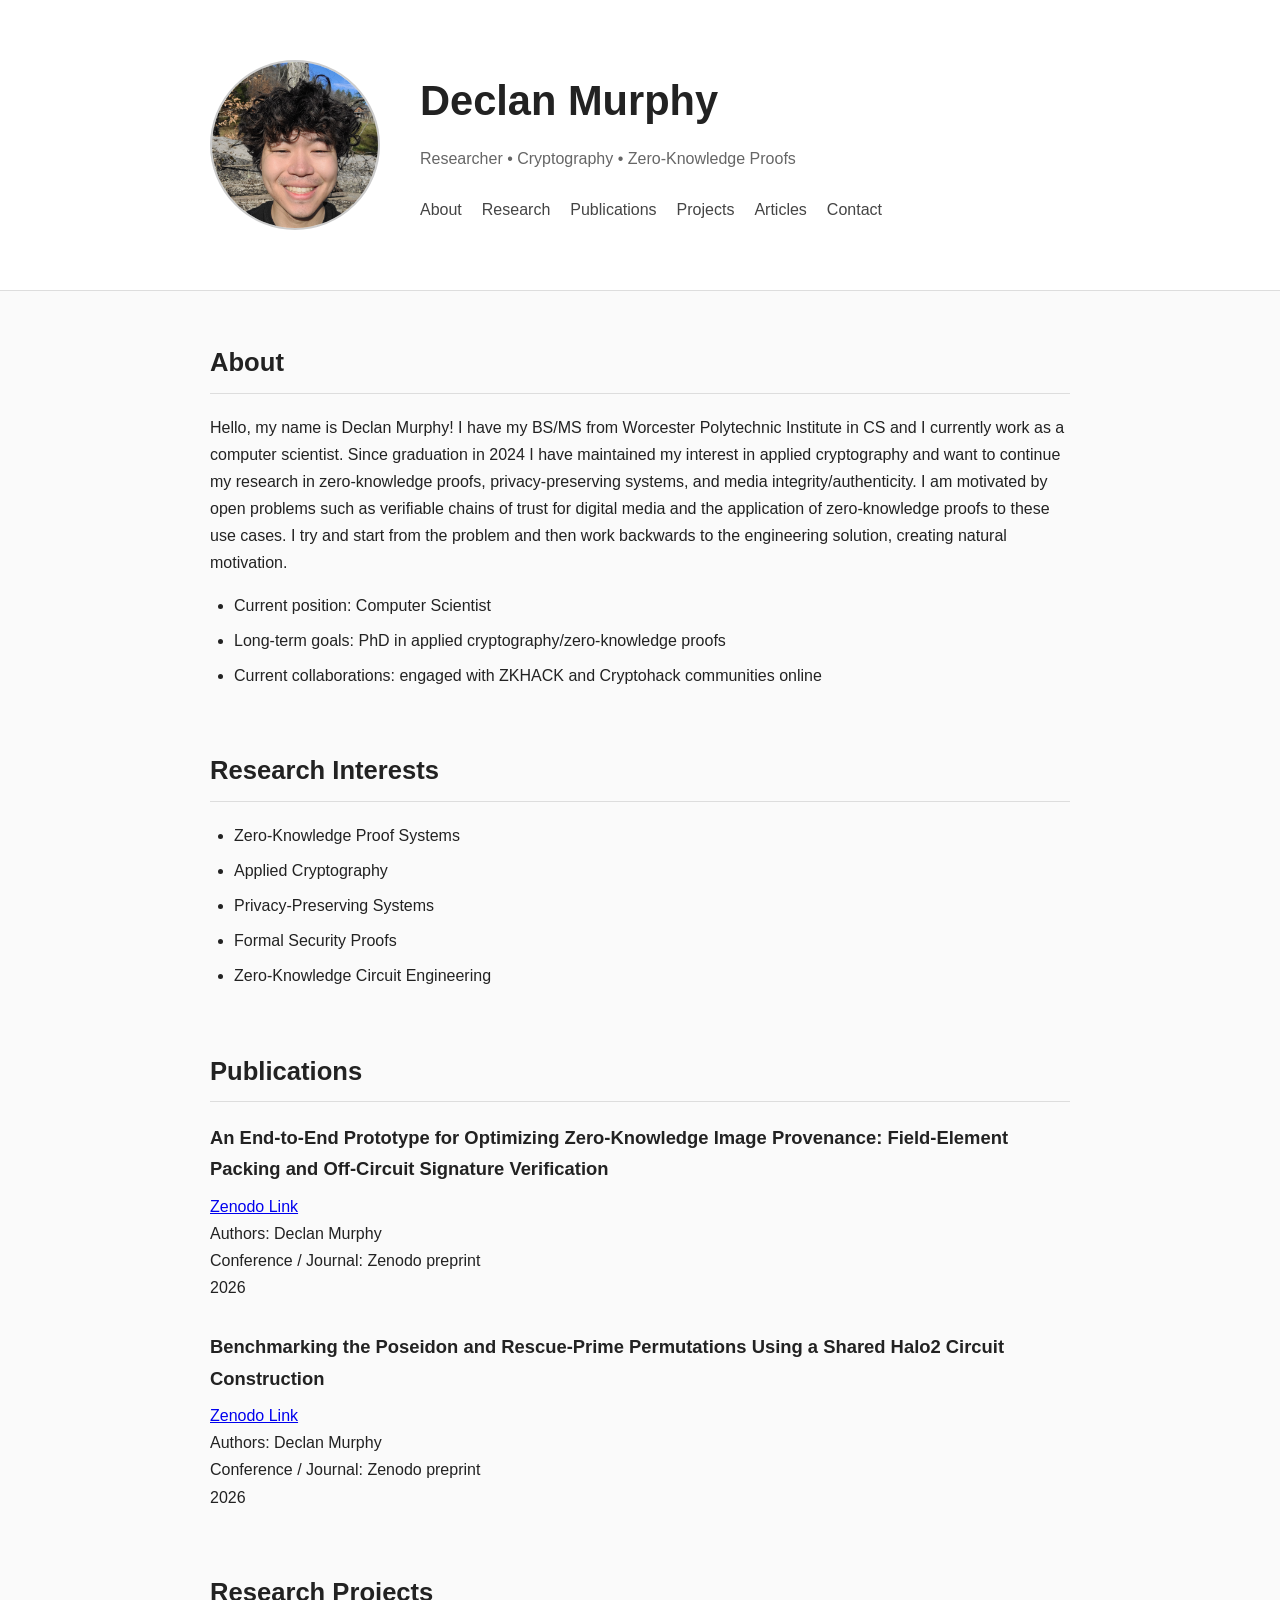
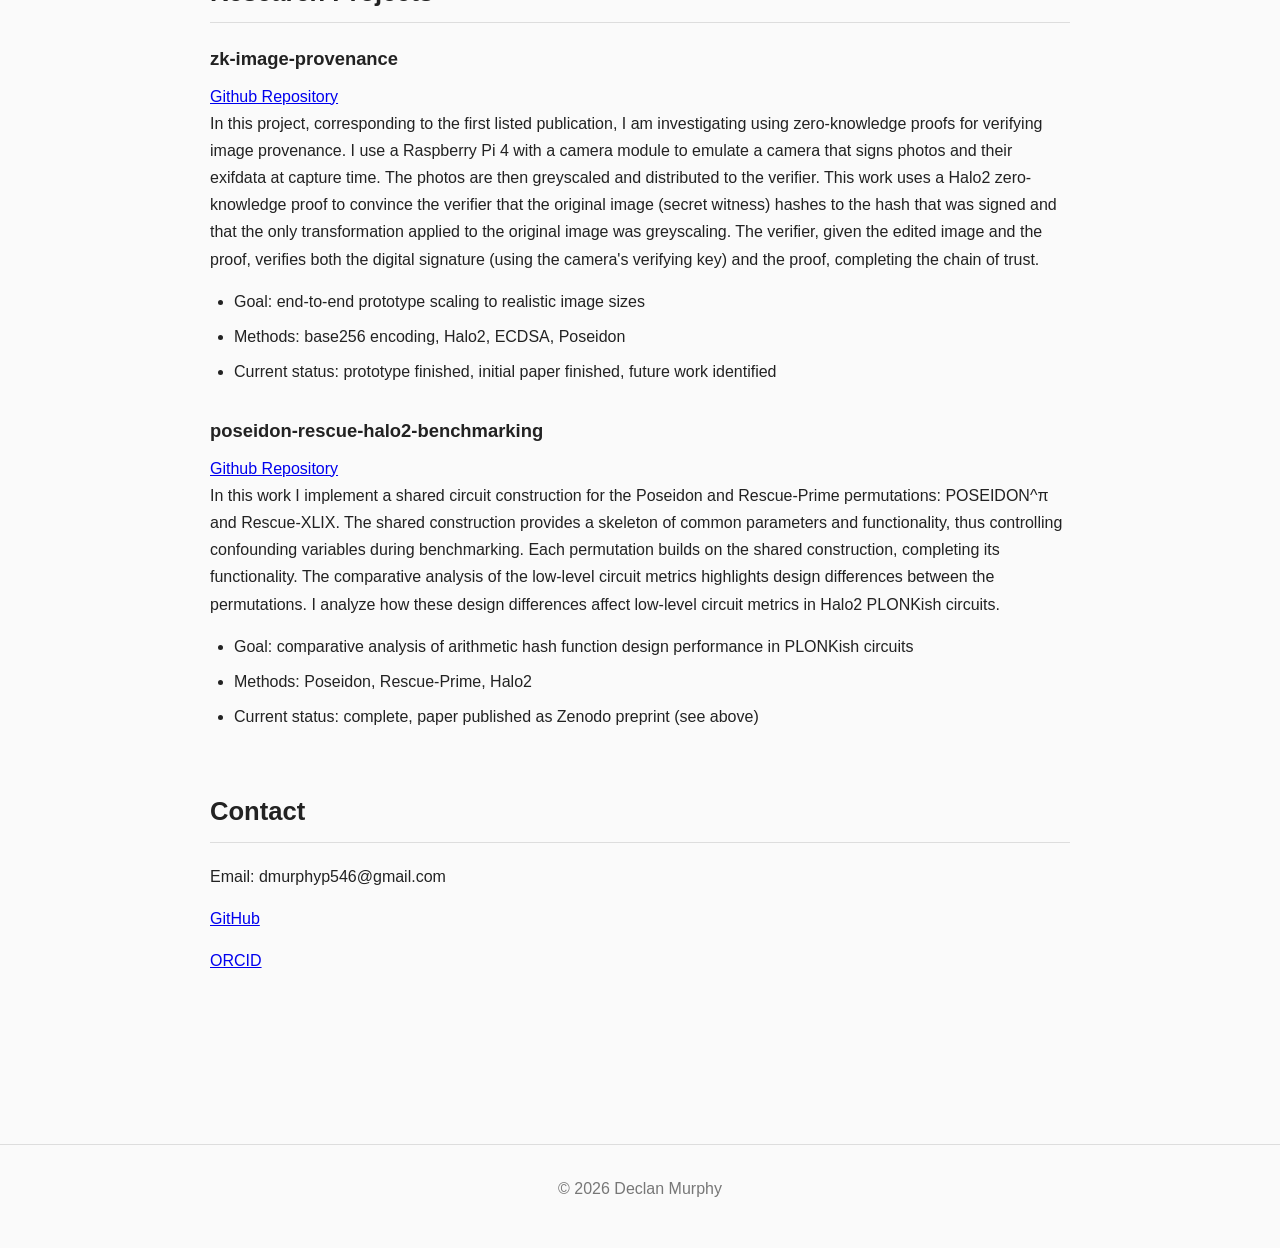
<file: index.html>
<!DOCTYPE html>
<html lang="en">
<head>
    <meta charset="UTF-8">
    <meta name="viewport" content="width=device-width, initial-scale=1.0">
    <title>Declan Murphy | Research Portfolio</title>

    <link rel="stylesheet" href="style.css">
</head>
<body>

<header>
    <div class="profile">
        <div class="photo-placeholder">
            <img src="photo.JPG">
        </div>

        <div>
            <h1>Declan Murphy</h1>
            <p class="subtitle">
                Researcher • Cryptography • Zero-Knowledge Proofs
            </p>

            <nav>
                <a href="#about">About</a>
                <a href="#research">Research</a>
                <a href="#publications">Publications</a>
                <a href="#projects">Projects</a>
                <a href="articles/index.html">Articles</a>
                <a href="#contact">Contact</a>
            </nav>
        </div>
    </div>
</header>

<main>

<section id="about">
    <h2>About</h2>

    <p>
        Hello, my name is Declan Murphy! I have my BS/MS from Worcester Polytechnic 
        Institute in CS and I currently work as a computer scientist. 
        Since graduation in 2024 I have maintained my interest in applied cryptography and want to continue my research in 
        zero-knowledge proofs, privacy-preserving systems, and media integrity/authenticity. 
        I am motivated by open problems such as verifiable chains of trust for digital media and
        the application of zero-knowledge proofs to these use cases. I try and start from the problem and then 
        work backwards to the engineering solution, creating natural motivation.
    </p>

    <ul>
        <li>Current position: Computer Scientist</li>
        <li>Long-term goals: PhD in applied cryptography/zero-knowledge proofs</li>
        <li>Current collaborations: engaged with ZKHACK and Cryptohack communities online</li>
    </ul>
</section>

<section id="research">
    <h2>Research Interests</h2>

    <ul>
        <li>Zero-Knowledge Proof Systems</li>
        <li>Applied Cryptography</li>
        <li>Privacy-Preserving Systems</li>
        <li>Formal Security Proofs</li>
        <li>Zero-Knowledge Circuit Engineering</li>
    </ul>
</section>

<section id="publications">
    <h2>Publications</h2>

    <article>
        <h3>An End-to-End Prototype for Optimizing Zero-Knowledge Image Provenance: Field-Element Packing and Off-Circuit Signature Verification</h3>
        <a href="https://zenodo.org/records/21774628"> Zenodo Link</a>
        <p>
            Authors: Declan Murphy<br>
            Conference / Journal: Zenodo preprint<br>
            2026
        </p>
    </article>

    <article>
        <h3>Benchmarking the Poseidon and Rescue-Prime Permutations Using a Shared Halo2 Circuit Construction</h3>
        <a href="https://zenodo.org/records/18445353"> Zenodo Link</a>
        <p>
            Authors: Declan Murphy<br>
            Conference / Journal: Zenodo preprint<br>
            2026
        </p>
    </article>

</section>

<section id="projects">
    <h2>Research Projects</h2>

    <article>
        <h3>zk-image-provenance</h3>
        <a href="https://github.com/D3cl4n/zk-image-provenance">Github Repository</a>

        <p>
            In this project, corresponding to the first listed publication, I am investigating using zero-knowledge proofs
            for verifying image provenance. I use a Raspberry Pi 4 with a camera module to emulate a camera that signs 
            photos and their exifdata at capture time. The photos are then greyscaled and distributed to the verifier. This work uses a 
            Halo2 zero-knowledge proof to convince the verifier that the original image (secret witness) hashes to the hash that was
            signed and that the only transformation applied to the original image was greyscaling. The verifier, given the edited image and the proof,
            verifies both the digital signature (using the camera's verifying key) and the proof, completing the chain of trust. 
        </p>

        <ul>
            <li>Goal: end-to-end prototype scaling to realistic image sizes</li>
            <li>Methods: base256 encoding, Halo2, ECDSA, Poseidon</li>
            <li>Current status: prototype finished, initial paper finished, future work identified</li>
        </ul>
    </article>

    <article>
        <h3>poseidon-rescue-halo2-benchmarking</h3>
        <a href="https://github.com/D3cl4n/poseidon-rescue-halo2-benchmarking">Github Repository</a>

        <p>
            In this work I implement a shared circuit construction for the Poseidon and Rescue-Prime permutations: POSEIDON^π and Rescue-XLIX. 
            The shared construction provides a skeleton of common parameters and functionality, thus controlling confounding variables 
            during benchmarking. Each permutation builds on the shared construction, completing its functionality. The comparative 
            analysis of the low-level circuit metrics highlights design differences between the permutations. I analyze how these design 
            differences affect low-level circuit metrics in Halo2 PLONKish circuits.
        </p>

        <ul>
            <li>Goal: comparative analysis of arithmetic hash function design performance in PLONKish circuits</li>
            <li>Methods: Poseidon, Rescue-Prime, Halo2</li>
            <li>Current status: complete, paper published as Zenodo preprint (see above)</li>
        </ul>
    </article>

</section>

<section id="contact">
    <h2>Contact</h2>

    <p>Email: dmurphyp546@gmail.com</p>
    <p><a href="https://github.com/D3cl4n"> GitHub </a></p>
    <p><a href="https://orcid.org/0009-0008-1853-4453"> ORCID </a></p>
</section>

</main>

<footer>
    <p>
        © 2026 Declan Murphy
    </p>
</footer>

</body>
</html>
</file>
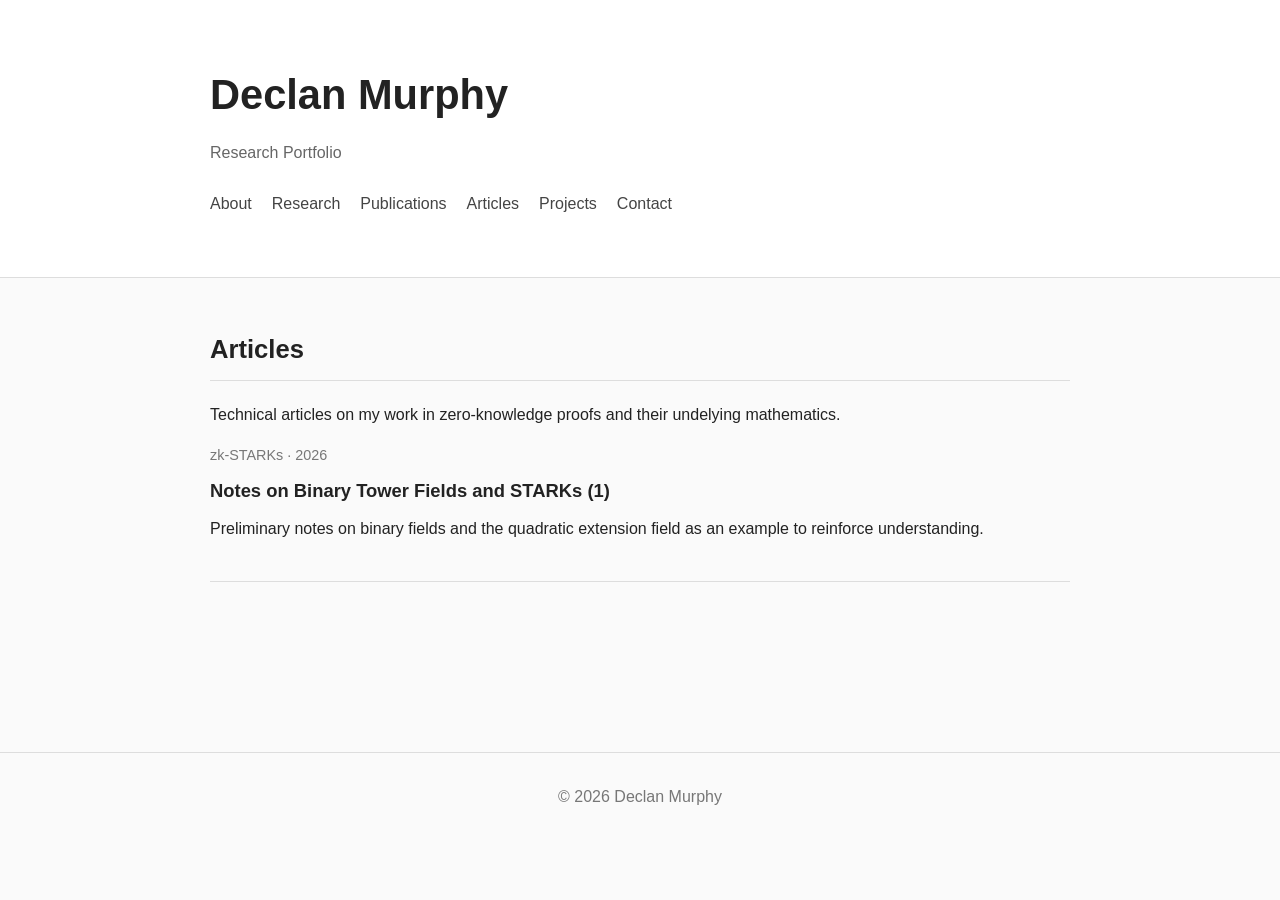
<file: articles/index.html>
<!DOCTYPE html>
<html lang="en">
<head>
    <meta charset="UTF-8">
    <meta name="viewport" content="width=device-width, initial-scale=1.0">

    <title>Articles | Declan Murphy</title>

    <link rel="stylesheet" href="../style.css">

    <style>
        .article-entry {
            padding: 24px 0;
            border-bottom: 1px solid #ddd;
        }

        .article-entry:first-of-type {
            padding-top: 0;
        }

        .article-meta {
            color: #777;
            font-size: 0.9rem;
            margin-bottom: 8px;
        }

        .article-entry h3 {
            margin-bottom: 8px;
        }

        .article-entry h3 a {
            color: #222;
            text-decoration: none;
        }

        .article-entry h3 a:hover {
            text-decoration: underline;
        }
    </style>
</head>
<body>

<header>
    <div class="profile">
        <div>
            <h1>Declan Murphy</h1>
            <p class="subtitle">Research Portfolio</p>

            <nav>
                <a href="../index.html#about">About</a>
                <a href="../index.html#research">Research</a>
                <a href="../index.html#publications">Publications</a>
                <a href="./">Articles</a>
                <a href="../index.html#projects">Projects</a>
                <a href="../index.html#contact">Contact</a>
            </nav>
        </div>
    </div>
</header>

<main>
    <section>
        <h2>Articles</h2>

        <p>
            Technical articles on my work in zero-knowledge proofs and their undelying mathematics. 
        </p>

        <article class="article-entry">
            <p class="article-meta">zk-STARKs · 2026</p>
            <h3>
                <a href="binary-tower-fields.html">
                    Notes on Binary Tower Fields and STARKs (1)
                </a>
            </h3>
            <p>
                Preliminary notes on binary fields and the quadratic extension field as an example to reinforce understanding.
            </p>
        </article>
    </section>
</main>

<footer>
    <p>© 2026 Declan Murphy</p>
</footer>

</body>
</html>
</file>
<file: style.css>
* {
    margin: 0;
    padding: 0;
    box-sizing: border-box;
}

body {
    font-family: -apple-system,
                 BlinkMacSystemFont,
                 "Segoe UI",
                 Roboto,
                 Arial,
                 sans-serif;

    color: #222;
    background: #fafafa;

    line-height: 1.7;
}

header {
    border-bottom: 1px solid #ddd;
    background: white;
}

.profile {
    max-width: 900px;
    margin: auto;

    display: flex;
    gap: 40px;
    align-items: center;

    padding: 60px 20px;
}

.photo-placeholder img {
    width: 170px;
    height: 170px;

    border: 2px solid #ccc;
    border-radius: 50%;

    display: block;
    align-items: center;
    justify-content: center;
    object-fit: cover;

    color: #777;
    background: #f2f2f2;
}

h1 {
    font-size: 2.6rem;
    font-weight: 600;
    margin-bottom: 8px;
}

.subtitle {
    color: #666;
    margin-bottom: 24px;
}

nav {
    display: flex;
    flex-wrap: wrap;
    gap: 20px;
}

nav a {
    text-decoration: none;
    color: #444;
}

nav a:hover {
    color: black;
}

main {
    max-width: 900px;
    margin: auto;
    padding: 50px 20px;
}

section {
    margin-bottom: 60px;
}

h2 {
    font-size: 1.6rem;
    margin-bottom: 20px;
    border-bottom: 1px solid #ddd;
    padding-bottom: 8px;
}

h3 {
    margin-bottom: 8px;
    font-size: 1.15rem;
}

article {
    margin-bottom: 30px;
}

p {
    margin-bottom: 15px;
}

ul {
    margin-left: 24px;
    margin-top: 10px;
}

li {
    margin-bottom: 8px;
}

footer {
    text-align: center;
    color: #777;
    border-top: 1px solid #ddd;
    padding: 30px;
    margin-top: 60px;
}

@media (max-width: 700px) {

    .profile {
        flex-direction: column;
        text-align: center;
    }

    nav {
        justify-content: center;
    }

}
</file>
